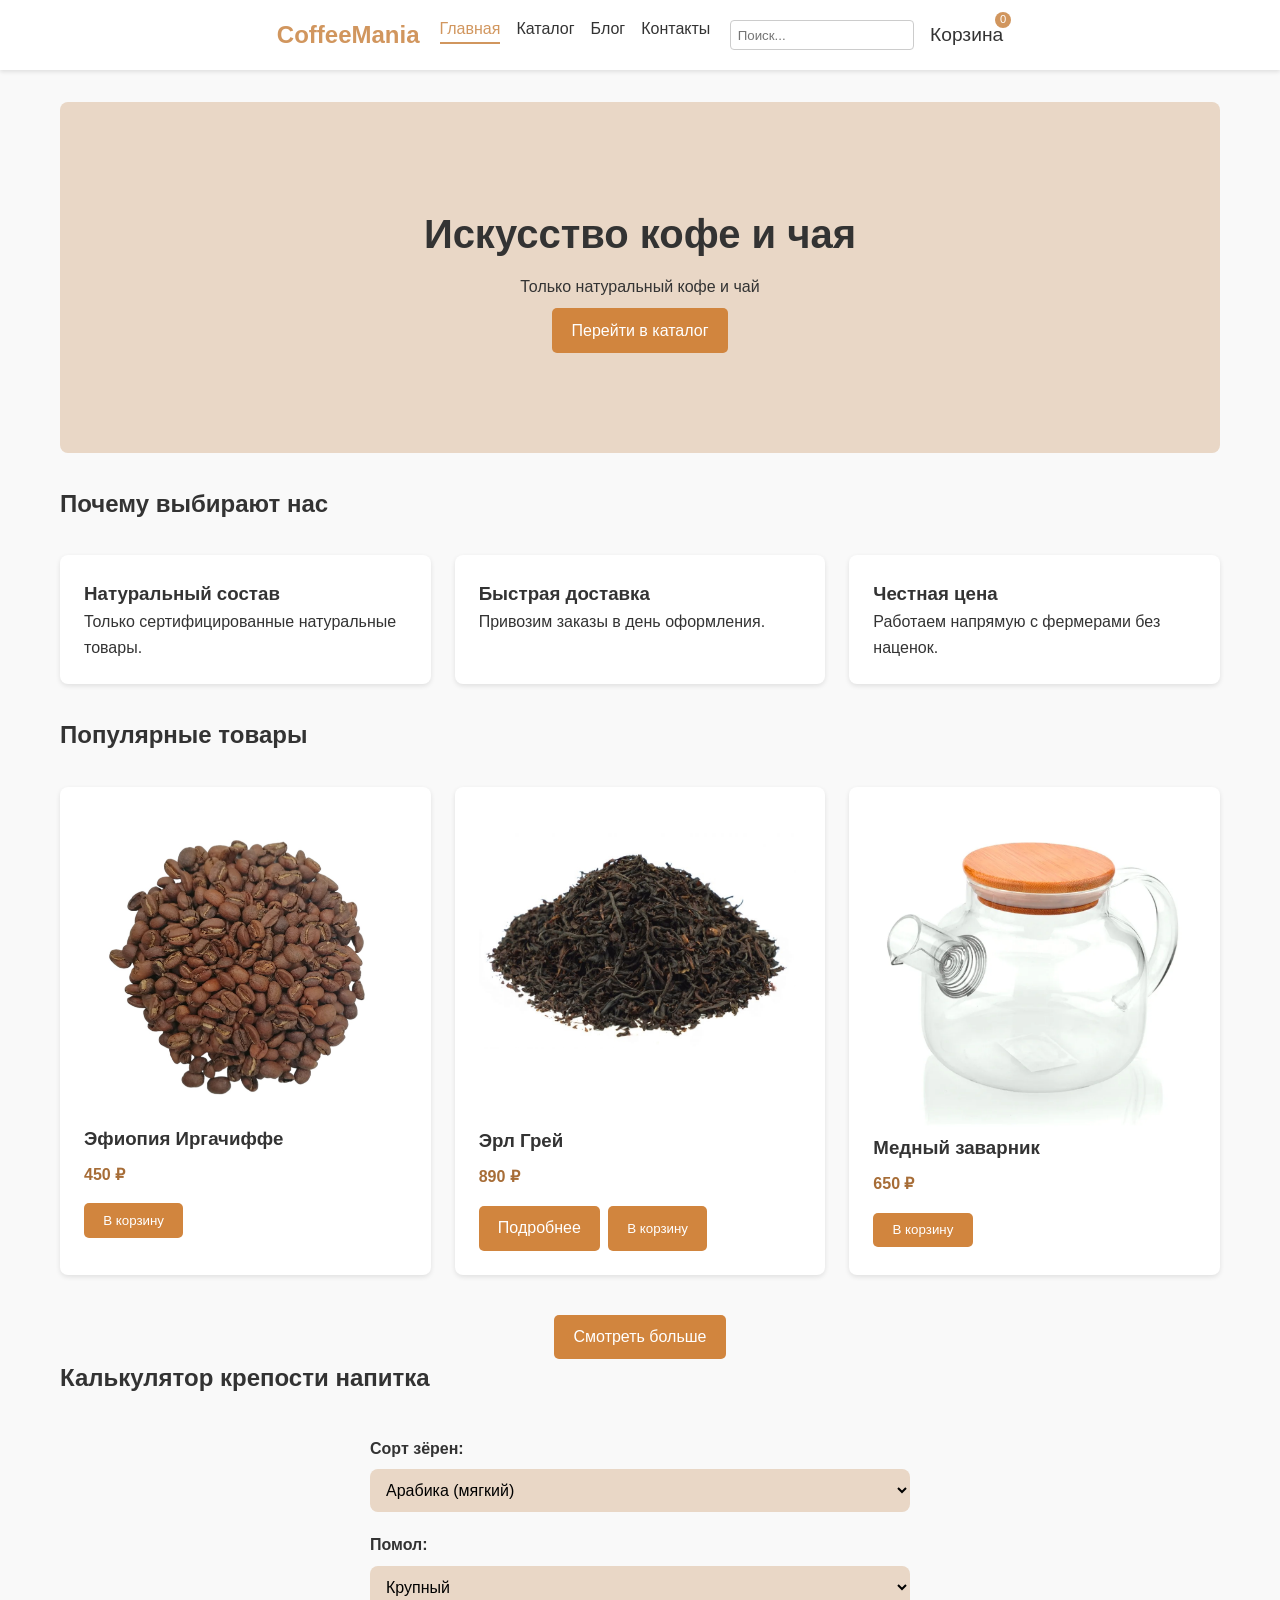
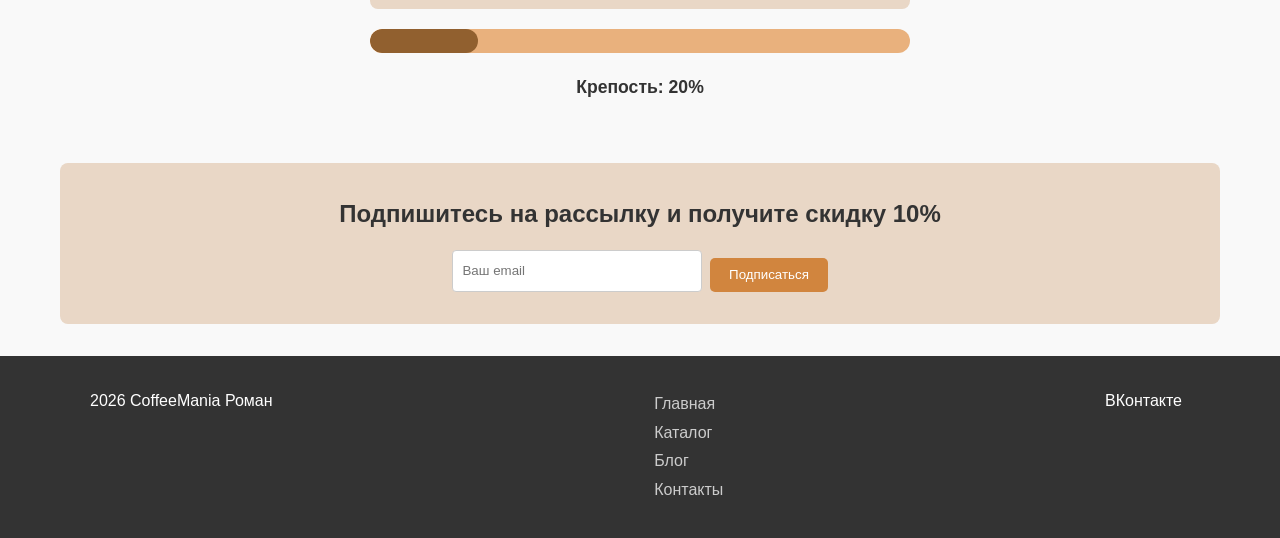
<file: index.html>
<!DOCTYPE html>
<html lang="ru">
<head>
    <meta charset="UTF-8">
    <meta name="viewport" content="width=device-width, initial-scale=1.0">
    <title> Главная CoffeeMania</title>
    <link rel="stylesheet" href="style.css">
</head>
<body>
    <header class="header">
        <div class="container_1">
        <a href="index.html" class="logo">CoffeeMania</a>
        <nav class="nav">
            <button class="burger" aria-label="Меню">☰</button>
            <ul class="nav-list">
                <li><a href="index.html" class="nav-link active">Главная</a></li>
                <li><a href="catalog.html" class="nav-link">Каталог</a></li>
                <li><a href="blog.html" class="nav-link">Блог</a></li>
                <li><a href="contacts.html" class="nav-link">Контакты</a></li>
            </ul>
        </nav>
        <div class="header-extra">
            <input type="search" placeholder="Поиск..." class="search">
            <a href="#" class="cart">Корзина <span class="cart-count">0</span></a>
        </div>
        </div>
    </header>


    <main>
    <div class="container">
        <section class="hero">
            <h1>Искусство кофе и чая</h1>
            <p>Только натуральный кофе и чай</p>
            <a href="catalog.html" class="btn">Перейти в каталог</a>
        </section>

        <section>
            <h2>Почему выбирают нас</h2>
            <div class="grid-cards">
                <div class="benefit-card"><h3>Натуральный состав</h3><p>Только сертифицированные натуральные товары.</p></div>
                <div class="benefit-card"><h3>Быстрая доставка</h3><p>Привозим заказы в день оформления.</p></div>
                <div class="benefit-card"><h3>Честная цена</h3><p>Работаем напрямую с фермерами без наценок.</p></div>
            </div>
        </section>

        <section>
            <h2>Популярные товары</h2>
            <div class="grid-cards">
                <article class="card">
                    <img src="./img/Эфиопия Иргачиффе.jpg" alt="Эрл Грей">
                    <h3>Эфиопия Иргачиффе</h3>
                    <p class="price">450 ₽</p>
                    <div class="card-actions">
                        
                        <button class="btn add-to-cart BIG" data-product="Чай Эрл Грей" data-price="450">В корзину</button>
                    </div>
                </article>
                <article class="card">
                    <img src="./img/Эрл Грей.jpg" alt="Кофе Арабика">
                    <h3>Эрл Грей</h3>
                    <p class="price">890 ₽</p>
                    <div class="card-actions">
                        <a href="product.html" class="btn ">Подробнее</a>
                        <button class="btn add-to-cart" data-product="Кофе Арабика" data-price="890">В корзину</button>
                    </div>
                </article>
                <article class="card">
                    <img src="./img/Заварник 600мл.jpg" alt="Заварник">
                    <h3>Медный заварник</h3>
                    <p class="price">650 ₽</p>
                    <div class="card-actions">

                        <button class="btn add-to-cart BIG" data-product="Бамбуковая кружка" data-price="650">В корзину</button>
                    </div>
                </article>
            </div>
            <div class="text-center mt-1">
                <a href="catalog.html" class="btn">Смотреть больше</a>
            </div>
        </section>

        <section id="calculator" class="section">
            <h2>Калькулятор крепости напитка</h2>
            <div class="calc-container">
                <div class="calc-row">
                    <label for="beanType">Сорт зёрен:</label>
                    <select id="beanType">
                        <option value="30">Арабика (мягкий)</option>
                        <option value="50">Робуста (крепкий)</option>
                        <option value="40">Смесь 50/50</option>
                    </select>
                </div>
                <div class="calc-row">
                    <label for="grindSize">Помол:</label>
                    <select id="grindSize">
                        <option value="-10">Крупный</option>
                        <option value="0">Средний</option>
                        <option value="10">Мелкий</option>
                        <option value="20">В пыль</option>
                    </select>
                </div>
                <div class="strength-meter">
                    <div id="strengthBar"></div>
                </div>
                <p id="strengthText">Крепость: 30%</p>
            </div>
        </section>
        
        <section class="newsletter-section">
            <h2>Подпишитесь на рассылку и получите скидку 10%</h2>
            <form class="newsletter-form">
                <input type="email" placeholder="Ваш email" class="newsletter-input" required>
                <button type="submit" class="btn">Подписаться</button>
            </form>
        </section>
    </div>
    </main>

    <footer class="footer">
        <div class="container_footer_grid">
            <div class="footer-info"><span class="current-year"></span> CoffeeMania Роман</div>
            <div class="footer-links">
                <a href="index.html">Главная</a>
                <a href="catalog.html">Каталог</a>
                <a href="blog.html">Блог</a>
                <a href="contacts.html">Контакты</a>
            </div>
            <div class="socials">
                <a href="#">ВКонтакте</a>
            </div>
        </div>
    </footer>

    <!-- Окно корзины -->
    <div class="modal-overlay cart-modal">
        <div class="modal">
            <div class="modal-header">
                <h3 class="modal-title">Корзина</h3>
                <button class="modal-close" aria-label="Закрыть">×</button>
            </div>
            <div class="modal-body">
                <div class="cart-items">
                    <div class="cart-empty">Корзина пуста</div>
                </div>
                <div class="cart-total">
                    <span>Итого:</span>
                    <span class="cart-total-price">0 ₽</span>
                </div>
            </div>
            <div class="modal-footer">
                <button class="btn checkout-btn" style="width: 100%;">Оформить заказ</button>
            </div>
        </div>
    </div>

    <!-- Модальное окно уведомления -->
    <div class="modal-overlay notification-modal">
        <div class="modal">
            <div class="modal-body">
                <h3 class="modal-title" style="margin-bottom: 1rem;">Уведомление</h3>
                <p class="notification-message">Спасибо за заказ! Мы свяжемся с вами в течение 10 минут.</p>
                <button class="btn modal-close-notification">Закрыть</button>
            </div>
        </div>
    </div>

    <script src="script.js"></script>
</body>
</html>
</file>
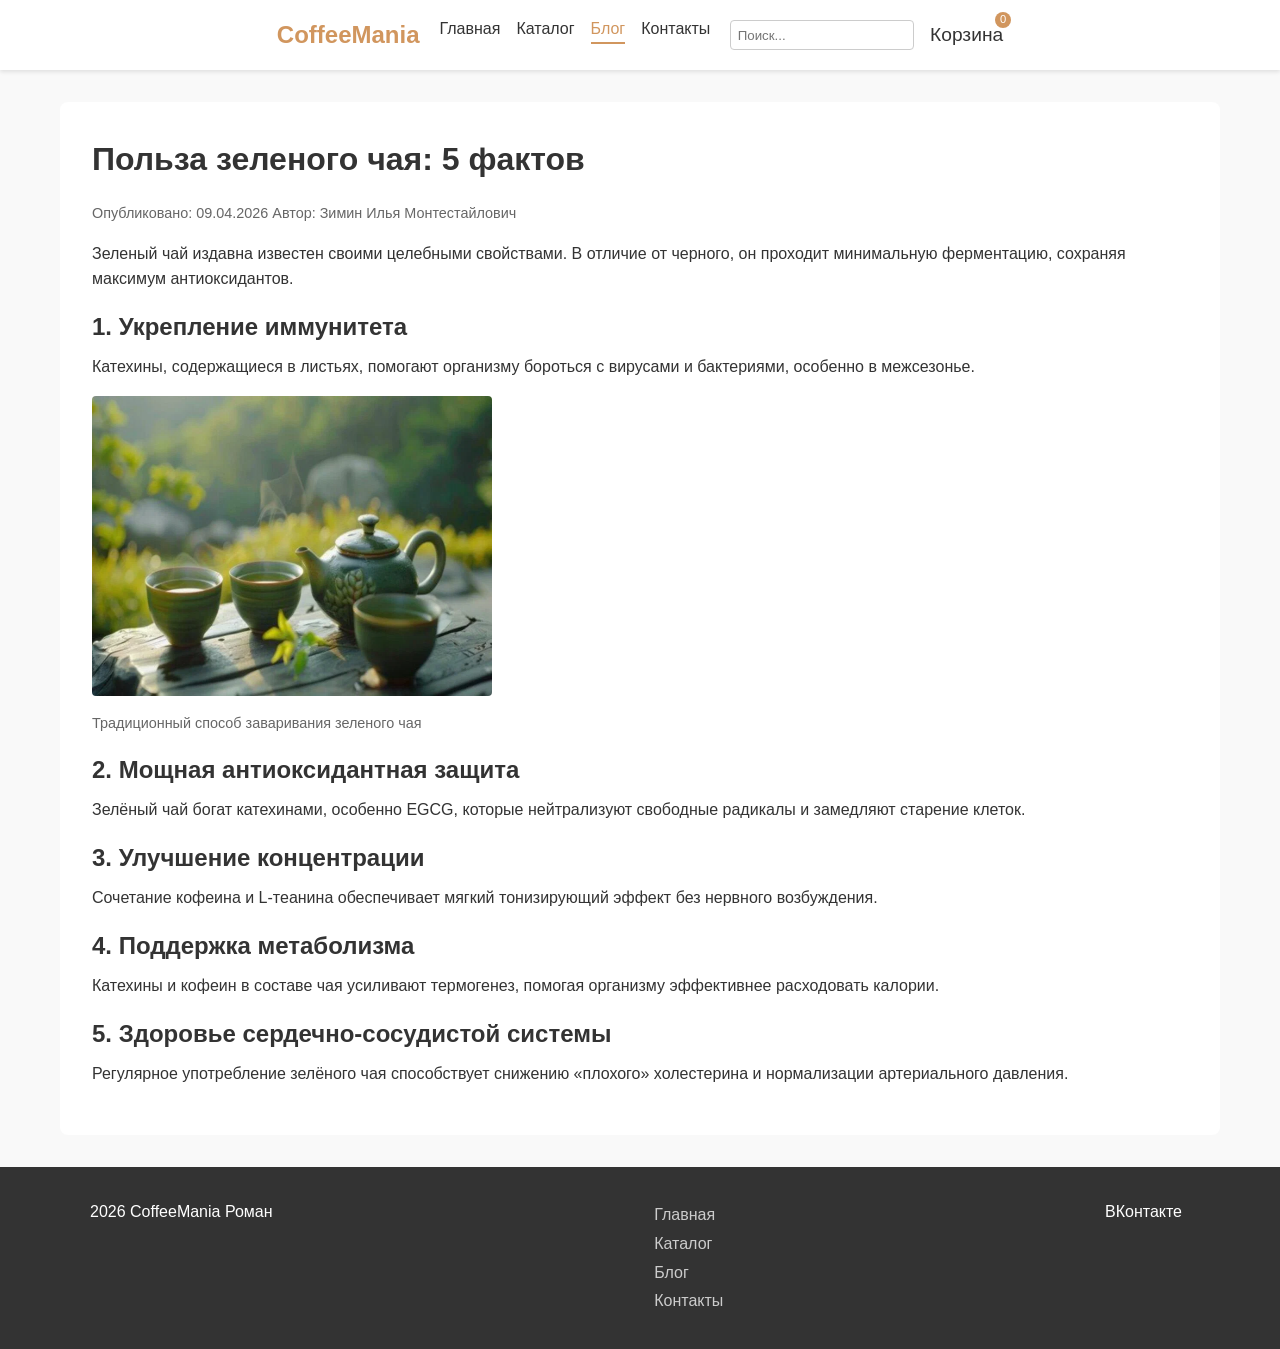
<file: articl.html>
<!DOCTYPE html>
<html lang="ru">
<head>
    <meta charset="UTF-8">
    <meta name="viewport" content="width=device-width, initial-scale=1.0">
    <title>Статья CoffeeMania</title>
    <link rel="stylesheet" href="style.css">
</head>
<body>
    <header class="header">
        <div class="container_1">
        <a href="index.html" class="logo">CoffeeMania</a>
        <nav class="nav">
            <button class="burger" aria-label="Меню">☰</button>
            <ul class="nav-list">
                <li><a href="index.html" class="nav-link">Главная</a></li>
                <li><a href="catalog.html" class="nav-link">Каталог</a></li>
                <li><a href="blog.html" class="nav-link active">Блог</a></li>
                <li><a href="contacts.html" class="nav-link">Контакты</a></li>
            </ul>
        </nav>
        <div class="header-extra">
            <input type="search" placeholder="Поиск..." class="search">
            <a href="#" class="cart">Корзина <span class="cart-count">0</span></a>
        </div>
        </div>
    </header>

    <main>
    <div class="container">
        <article class="article-content">
            <h1>Польза зеленого чая: 5 фактов</h1>
            <p class="blog-meta">Опубликовано: 09.04.2026 Автор: Зимин Илья Монтестайлович</p>
            
            <p>Зеленый чай издавна известен своими целебными свойствами. В отличие от черного, он проходит минимальную ферментацию, сохраняя максимум антиоксидантов.</p>
            
            <h2>1. Укрепление иммунитета</h2>
            <p>Катехины, содержащиеся в листьях, помогают организму бороться с вирусами и бактериями, особенно в межсезонье.</p>
            
            <img src="./img/зел чай article.jpg" alt="Чайная церемония" style="height: 300px; width: 400px;">
            <p style="color: #666; font-size: 0.9rem;">Традиционный способ заваривания зеленого чая</p>

            <h2>2. Мощная антиоксидантная защита</h2>
            <p>Зелёный чай богат катехинами, особенно EGCG, которые нейтрализуют свободные радикалы и замедляют старение клеток.</p>

            <h2>3. Улучшение концентрации</h2>
            <p>Сочетание кофеина и L-теанина обеспечивает мягкий тонизирующий эффект без нервного возбуждения.</p>

            <h2>4. Поддержка метаболизма</h2>
            <p>Катехины и кофеин в составе чая усиливают термогенез, помогая организму эффективнее расходовать калории.</p>

            <h2>5. Здоровье сердечно-сосудистой системы</h2>
            <p>Регулярное употребление зелёного чая способствует снижению «плохого» холестерина и нормализации артериального давления.</p>
        </article>

    </div>
    </main>

    <footer class="footer">
        <div class="container_footer_grid">
            <div class="footer-info"><span class="current-year"></span> CoffeeMania Роман</div>
            <div class="footer-links"><a href="index.html">Главная</a><a href="catalog.html">Каталог</a><a href="blog.html">Блог</a><a href="contacts.html">Контакты</a></div>
            <div class="socials"><a href="#">ВКонтакте</a></div>
        </div>
    </footer>

    <!-- Модальное окно корзины -->
    <div class="modal-overlay cart-modal">
        <div class="modal">
            <div class="modal-header">
                <h3 class="modal-title">Корзина</h3>
                <button class="modal-close" aria-label="Закрыть">×</button>
            </div>
            <div class="modal-body">
                <div class="cart-items">
                    <div class="cart-empty">Корзина пуста</div>
                </div>
                <div class="cart-total">
                    <span>Итого:</span>
                    <span class="cart-total-price">0 ₽</span>
                </div>
            </div>
            <div class="modal-footer">
                <button class="btn checkout-btn" style="width: 100%;">Оформить заказ</button>
            </div>
        </div>
    </div>

    <!-- Модальное окно уведомления -->
    <div class="modal-overlay notification-modal">
        <div class="modal">
            <div class="modal-body">
                <h3 class="modal-title" style="margin-bottom: 1rem;">Уведомление</h3>
                <p class="notification-message">Спасибо за заказ! Мы свяжемся с вами в течение 10 минут.</p>
                <button class="btn modal-close-notification">Закрыть</button>
            </div>
        </div>
    </div>

    <script src="script.js"></script>
</body>
</html>
</file>
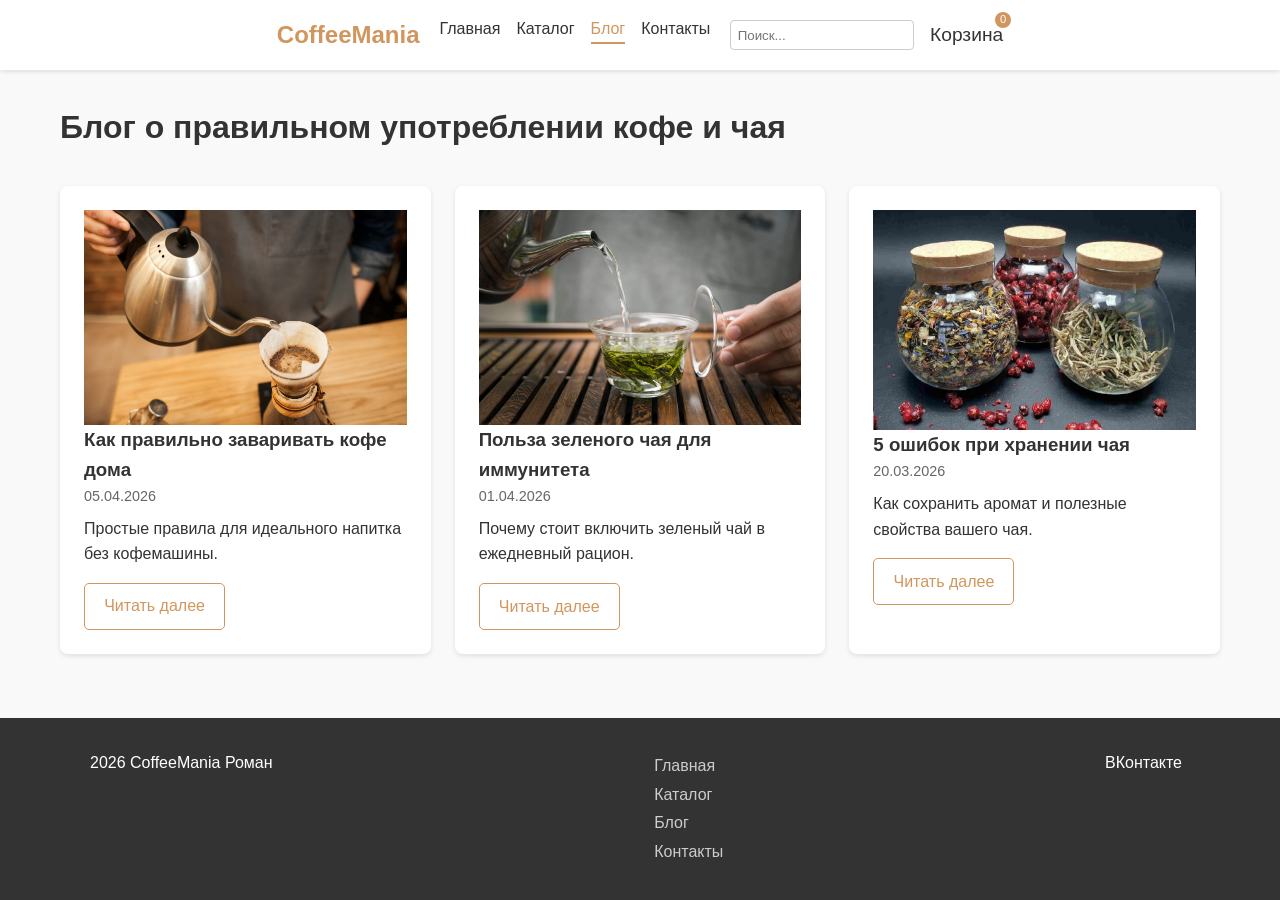
<file: blog.html>
<!DOCTYPE html>
<html lang="ru">
<head>
    <meta charset="UTF-8">
    <meta name="viewport" content="width=device-width, initial-scale=1.0">
    <title>Блог CoffeeMania</title>
    <link rel="stylesheet" href="style.css">
</head>
<body>
    <header class="header">
        <div class="container_1">
        <a href="index.html" class="logo">CoffeeMania</a>
        <nav class="nav">
            <button class="burger" aria-label="Меню">☰</button>
            <ul class="nav-list">
                <li><a href="index.html" class="nav-link">Главная</a></li>
                <li><a href="catalog.html" class="nav-link">Каталог</a></li>
                <li><a href="blog.html" class="nav-link active">Блог</a></li>
                <li><a href="contacts.html" class="nav-link">Контакты</a></li>
            </ul>
        </nav>
        <div class="header-extra">
            <input type="search" placeholder="Поиск..." class="search">
            <a href="#" class="cart">Корзина <span class="cart-count">0</span></a>
        </div>
        </div>
    </header>

    <main>
    <div class="container">
        <h1>Блог о правильном употреблении кофе и чая</h1>
        <div class="blog-grid">
            <article class="card">
                <img src="./img/Заварка кофе.jpg" alt="Статья">
                <h3>Как правильно заваривать кофе дома</h3>
                <p class="blog-meta">05.04.2026</p>
                <p>Простые правила для идеального напитка без кофемашины.</p>
                <a href="article.html" class="btn btn-outline mt-1">Читать далее</a>
            </article>
            <article class="card">
                <img src="./img/Заварка зел чая.jpg" alt="Статья">
                <h3>Польза зеленого чая для иммунитета</h3>
                <p class="blog-meta">01.04.2026</p>
                <p>Почему стоит включить зеленый чай в ежедневный рацион.</p>
                <a href="./articl.html" class="btn btn-outline mt-1">Читать далее</a>
            </article>
            <article class="card">
                <img src="./img/Хранение чая.jpg" alt="Статья">
                <h3>5 ошибок при хранении чая</h3>
                <p class="blog-meta">20.03.2026</p>
                <p>Как сохранить аромат и полезные свойства вашего чая.</p>
                <a href="article.html" class="btn btn-outline mt-1">Читать далее</a>
            </article>
        </div>
    </div>
    </main>

    <footer class="footer">
        <div class="container_footer_grid">
            <div class="footer-info"><span class="current-year"></span> CoffeeMania Роман</div>
            <div class="footer-links"><a href="index.html">Главная</a><a href="catalog.html">Каталог</a><a href="blog.html">Блог</a><a href="contacts.html">Контакты</a></div>
            <div class="socials"><a href="#">ВКонтакте</a></div>
        </div>
    </footer>

    <!-- Модальное окно корзины -->
    <div class="modal-overlay cart-modal">
        <div class="modal">
            <div class="modal-header">
                <h3 class="modal-title">Корзина</h3>
                <button class="modal-close" aria-label="Закрыть">×</button>
            </div>
            <div class="modal-body">
                <div class="cart-items">
                    <div class="cart-empty">Корзина пуста</div>
                </div>
                <div class="cart-total">
                    <span>Итого:</span>
                    <span class="cart-total-price">0 ₽</span>
                </div>
            </div>
            <div class="modal-footer">
                <button class="btn checkout-btn" style="width: 100%;">Оформить заказ</button>
            </div>
        </div>
    </div>

    <!-- Модальное окно уведомления -->
    <div class="modal-overlay notification-modal">
        <div class="modal">
            <div class="modal-body">
                <h3 class="modal-title" style="margin-bottom: 1rem;">Уведомление</h3>
                <p class="notification-message">Спасибо за заказ! Мы свяжемся с вами в течение 10 минут.</p>
                <button class="btn modal-close-notification">Закрыть</button>
            </div>
        </div>
    </div>

    <script src="script.js"></script>
</body>
</html>
</file>
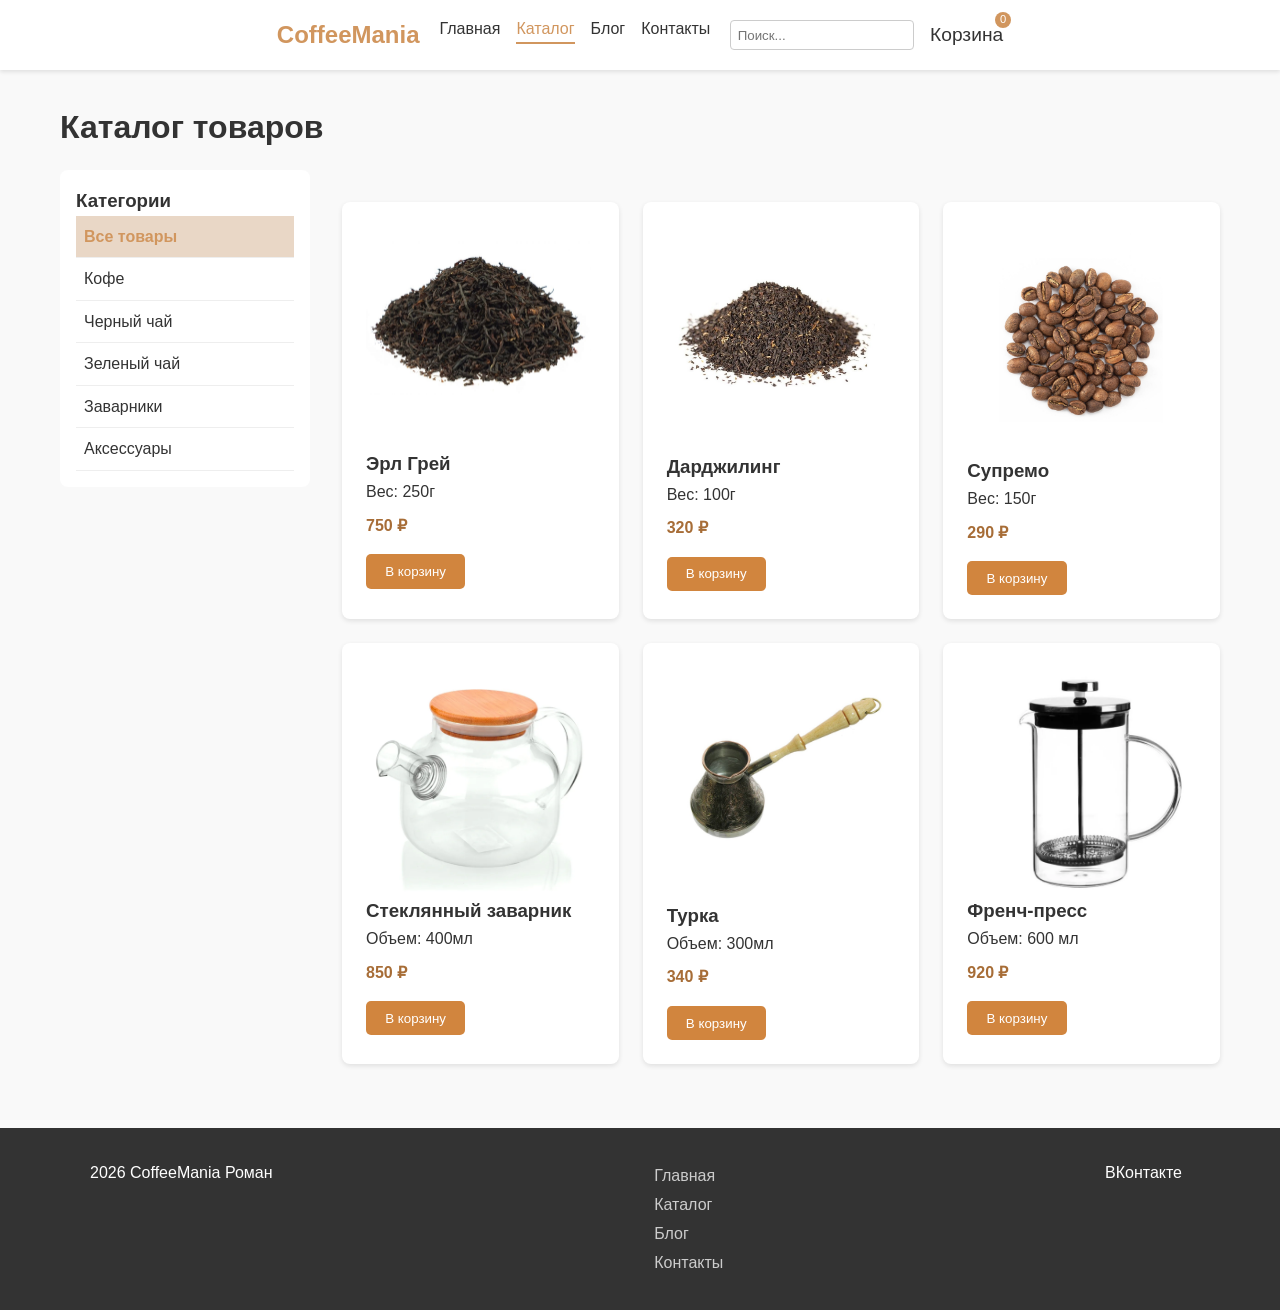
<file: catalog.html>
<!DOCTYPE html>
<html lang="ru">
<head>
    <meta charset="UTF-8">
    <meta name="viewport" content="width=device-width, initial-scale=1.0">
    <title>Каталог CoffeeMania</title>
    <link rel="stylesheet" href="style.css">
</head>
<body>
    <header class="header">
        <div class="container_1">
        <a href="index.html" class="logo">CoffeeMania</a>
        <nav class="nav">
            <button class="burger" aria-label="Меню">☰</button>
            <ul class="nav-list">
                <li><a href="index.html" class="nav-link">Главная</a></li>
                <li><a href="catalog.html" class="nav-link active">Каталог</a></li>
                <li><a href="blog.html" class="nav-link">Блог</a></li>
                <li><a href="contacts.html" class="nav-link">Контакты</a></li>
            </ul>
        </nav>
        <div class="header-extra">
            <input type="search" placeholder="Поиск..." class="search">
            <a href="#" class="cart">Корзина <span class="cart-count">0</span></a>
        </div>
        </div>
    </header>

    <main>
    <div class="container">

        <h1>Каталог товаров</h1>
        <div class="catalog-layout">
            <aside class="aside">
                <h3>Категории</h3>
                <a href="#" data-filter="all" class="active">Все товары</a>
                <a href="#" data-filter="coffee">Кофе</a>
                <a href="#" data-filter="black-tea">Черный чай</a>
                <a href="#" data-filter="green-tea">Зеленый чай</a>
                <a href="#" data-filter="teaware">Заварники</a>
                <a href="#" data-filter="accessories">Аксессуары</a>
            </aside>
            <section class="catalog-grid">
                <article class="card" data-name="Эрл Грей" data-category="green-tea" >
                    <img src="./img/Эрл Грей.jpg" alt="Кофе">
                    <h3>Эрл Грей</h3>
                    <p>Вес: 250г</p>
                    <p class="price">750 ₽</p>
                    <button class="btn add-to-cart" data-product="Эрл Грей" data-price="750">В корзину</button>
                </article>
                <article class="card" data-name="Дарджилинг" data-category="black-tea">
                    <img src="./img/Дарджилинг.jpg" alt="Дарджилинг">
                    <h3>Дарджилинг</h3>
                    <p>Вес: 100г</p>
                    <p class="price">320 ₽</p>
                    <button class="btn add-to-cart" data-product="Дарджилинг" data-price="320">В корзину</button>
                </article>
                <article class="card" data-name="Супремо" data-category="coffee">
                    <img src="./img/Супремо.jpg" alt="Супремо">
                    <h3>Супремо</h3>
                    <p>Вес: 150г</p>
                    <p class="price">290 ₽</p>
                    <button class="btn add-to-cart" data-product="Супремо" data-price="290">В корзину</button>
                </article>
                <article class="card" data-name="Стеклянный заварник" data-category="teaware">
                    <img src="./img/Заварник 600мл.jpg" alt="Стеклянный заварник">
                    <h3>Стеклянный заварник</h3>
                    <p>Объем: 400мл</p>
                    <p class="price">850 ₽</p>
                    <button class="btn add-to-cart" data-product="Стеклянный заварник" data-price="850">В корзину</button>
                </article>
                <article class="card" data-name="Турка" data-category="accessories">
                    <img src="./img/Турка.jpg" alt="Турка">
                    <h3>Турка</h3>
                    <p>Объем: 300мл</p>
                    <p class="price">340 ₽</p>
                    <button class="btn add-to-cart" data-product="Турка" data-price="340">В корзину</button>
                </article>
                <article class="card" data-name="Френч-пресс" data-category="teaware">
                    <img src="./img/Френч-пресс.jpg" alt="Френч-пресс">
                    <h3>Френч-пресс</h3>
                    <p> Объем: 600 мл</p>
                    <p class="price">920 ₽</p>
                    <button class="btn add-to-cart" data-product="Френч-пресс" data-price="920">В корзину</button>
                </article>
            </section>
        </div>

        <div id="brewingTips" class="brewing-tips hidden">
            <h3>Рекомендации по завариванию и использованию</h3>
            <p id="tipsText">Выберите товар, чтобы увидеть советы по приготовлению.</p>
        </div>


    </div>
    </main>

    <footer class="footer">
        <div class="container_footer_grid">
            <div class="footer-info"><span class="current-year"></span> CoffeeMania Роман</div>
            <div class="footer-links">
                <a href="index.html">Главная</a><a href="catalog.html">Каталог</a><a href="blog.html">Блог</a><a href="contacts.html">Контакты</a>
            </div>
            <div class="socials"><a href="#">ВКонтакте</a></div>
        </div>
    </footer>

    <!-- Модальное окно корзины -->
    <div class="modal-overlay cart-modal">
        <div class="modal">
            <div class="modal-header">
                <h3 class="modal-title">Корзина</h3>
                <button class="modal-close" aria-label="Закрыть">×</button>
            </div>
            <div class="modal-body">
                <div class="cart-items">
                    <div class="cart-empty">Корзина пуста</div>
                </div>
                <div class="cart-total">
                    <span>Итого:</span>
                    <span class="cart-total-price">0 ₽</span>
                </div>
            </div>
            <div class="modal-footer">
                <button class="btn checkout-btn" style="width: 100%;">Оформить заказ</button>
            </div>
        </div>
    </div>

    <!-- Модальное окно уведомления -->
    <div class="modal-overlay notification-modal">
        <div class="modal">
            <div class="modal-body">
                <h3 class="modal-title" style="margin-bottom: 1rem;">Уведомление</h3>
                <p class="notification-message">Спасибо за заказ! Мы свяжемся с вами в течение 10 минут.</p>
                <button class="btn modal-close-notification">Закрыть</button>
            </div>
        </div>
    </div>

    <script src="script.js"></script>
</body>
</html>
</file>
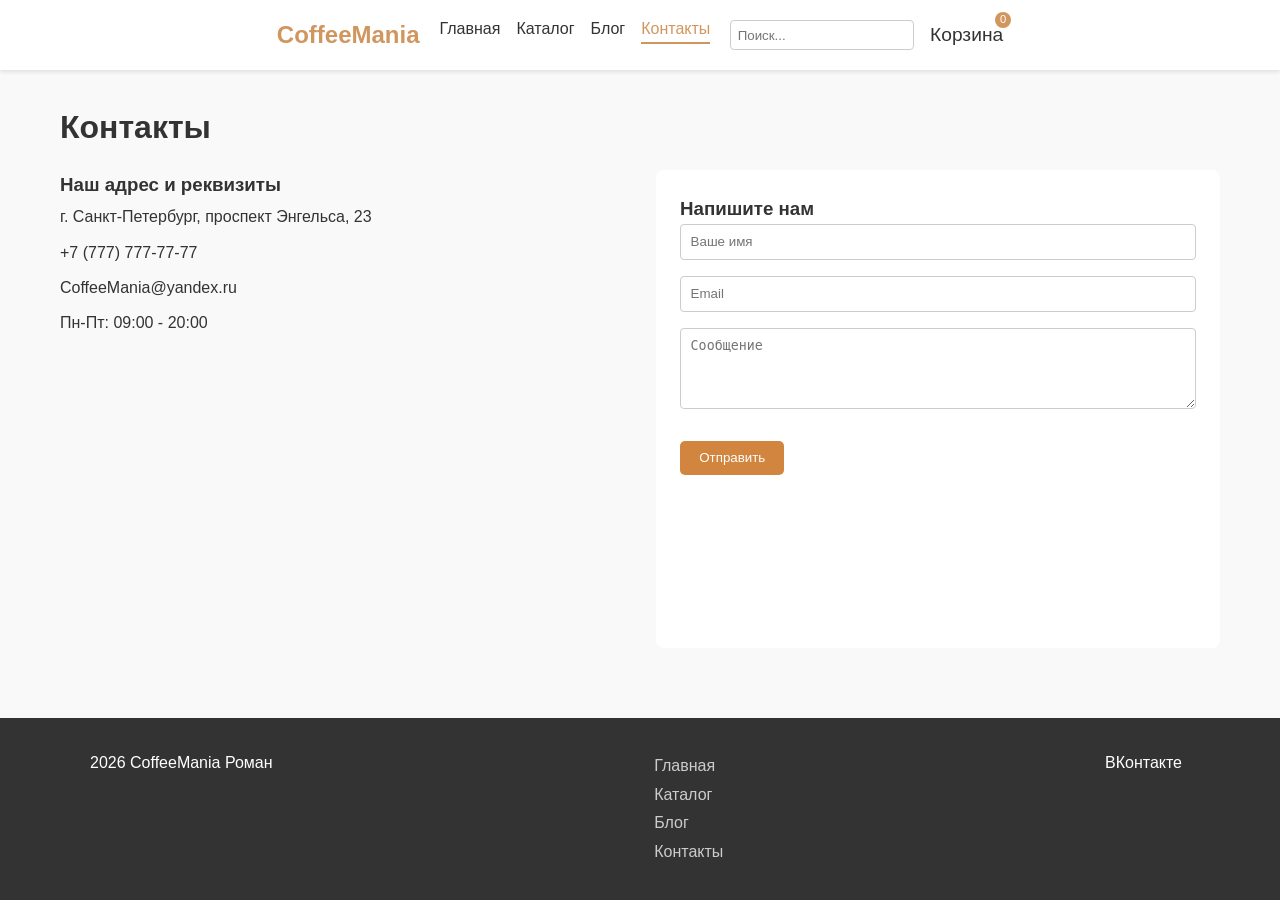
<file: contacts.html>
<!DOCTYPE html>
<html lang="ru">
<head>
    <meta charset="UTF-8">
    <meta name="viewport" content="width=device-width, initial-scale=1.0">
    <title>Контакты CoffeeMania</title>
    <link rel="stylesheet" href="style.css">
</head>
<body>
    <header class="header">
        <div class="container_1">
        <a href="index.html" class="logo">CoffeeMania</a>
        <nav class="nav">
            <button class="burger" aria-label="Меню">☰</button>
            <ul class="nav-list">
                <li><a href="index.html" class="nav-link">Главная</a></li>
                <li><a href="catalog.html" class="nav-link">Каталог</a></li>
                <li><a href="blog.html" class="nav-link">Блог</a></li>
                <li><a href="contacts.html" class="nav-link active">Контакты</a></li>
            </ul>
        </nav>
        <div class="header-extra">
            <input type="search" placeholder="Поиск..." class="search">
            <a href="#" class="cart">Корзина <span class="cart-count">0</span></a>
        </div>
        </div>
    </header>

    <main>
    <div class="container">
        <h1>Контакты</h1>
        <div class="contacts-grid">
            <div>
                <h3>Наш адрес и реквизиты</h3>
                <ul class="contact-list">
                    <li>г. Санкт-Петербург, проспект Энгельса, 23</li>
                    <li>+7 (777) 777-77-77</li>
                    <li>CoffeeMania@yandex.ru</li>
                    <li>Пн-Пт: 09:00 - 20:00</li>
                </ul>
                <iframe src="https://yandex.ru/map-widget/v1/?um=constructor%3Ac8f03c6f3be0fbb2b5fe9626cc52eee0095e58bc01c50665d1c380fb50b62fb7&amp;source=constructor" width="320" height="300" frameborder="0" allowfullscreen="" loading="lazy"></iframe> 
            </div>
            <div class="contact-form">
                <h3>Напишите нам</h3>
                <form id="contactForm">
                    <div class="form-group">
                        <input type="text" placeholder="Ваше имя" required>
                    </div>
                    <div class="form-group">
                        <input type="email" placeholder="Email" required>
                    </div>
                    <div class="form-group">
                        <textarea rows="4" placeholder="Сообщение" required></textarea>
                    </div>
                    <button type="submit" class="btn">Отправить</button>
                </form>
            </div>
        </div>
    </div>
    </main>

    <footer class="footer">
        <div class="container_footer_grid">
            <div class="footer-info"><span class="current-year"></span> CoffeeMania Роман</div>
            <div class="footer-links"><a href="index.html">Главная</a><a href="catalog.html">Каталог</a><a href="blog.html">Блог</a><a href="contacts.html">Контакты</a></div>
            <div class="socials"><a href="#">ВКонтакте</a></div>
        </div>
    </footer>

    <!-- Модальное окно корзины -->
    <div class="modal-overlay cart-modal">
        <div class="modal">
            <div class="modal-header">
                <h3 class="modal-title">Корзина</h3>
                <button class="modal-close" aria-label="Закрыть">×</button>
            </div>
            <div class="modal-body">
                <div class="cart-items">
                    <div class="cart-empty">Корзина пуста</div>
                </div>
                <div class="cart-total">
                    <span>Итого:</span>
                    <span class="cart-total-price">0 ₽</span>
                </div>
            </div>
            <div class="modal-footer">
                <button class="btn checkout-btn" style="width: 100%;">Оформить заказ</button>
            </div>
        </div>
    </div>

    <!-- Модальное окно уведомления -->
    <div class="modal-overlay notification-modal">
        <div class="modal">
            <div class="modal-body">
                <h3 class="modal-title" style="margin-bottom: 1rem;">Уведомление</h3>
                <p class="notification-message">Спасибо за заказ! Мы свяжемся с вами в течение 10 минут.</p>
                <button class="btn modal-close-notification">Закрыть</button>
            </div>
        </div>
    </div>

    <script src="script.js"></script>
</body>
</html>
</file>
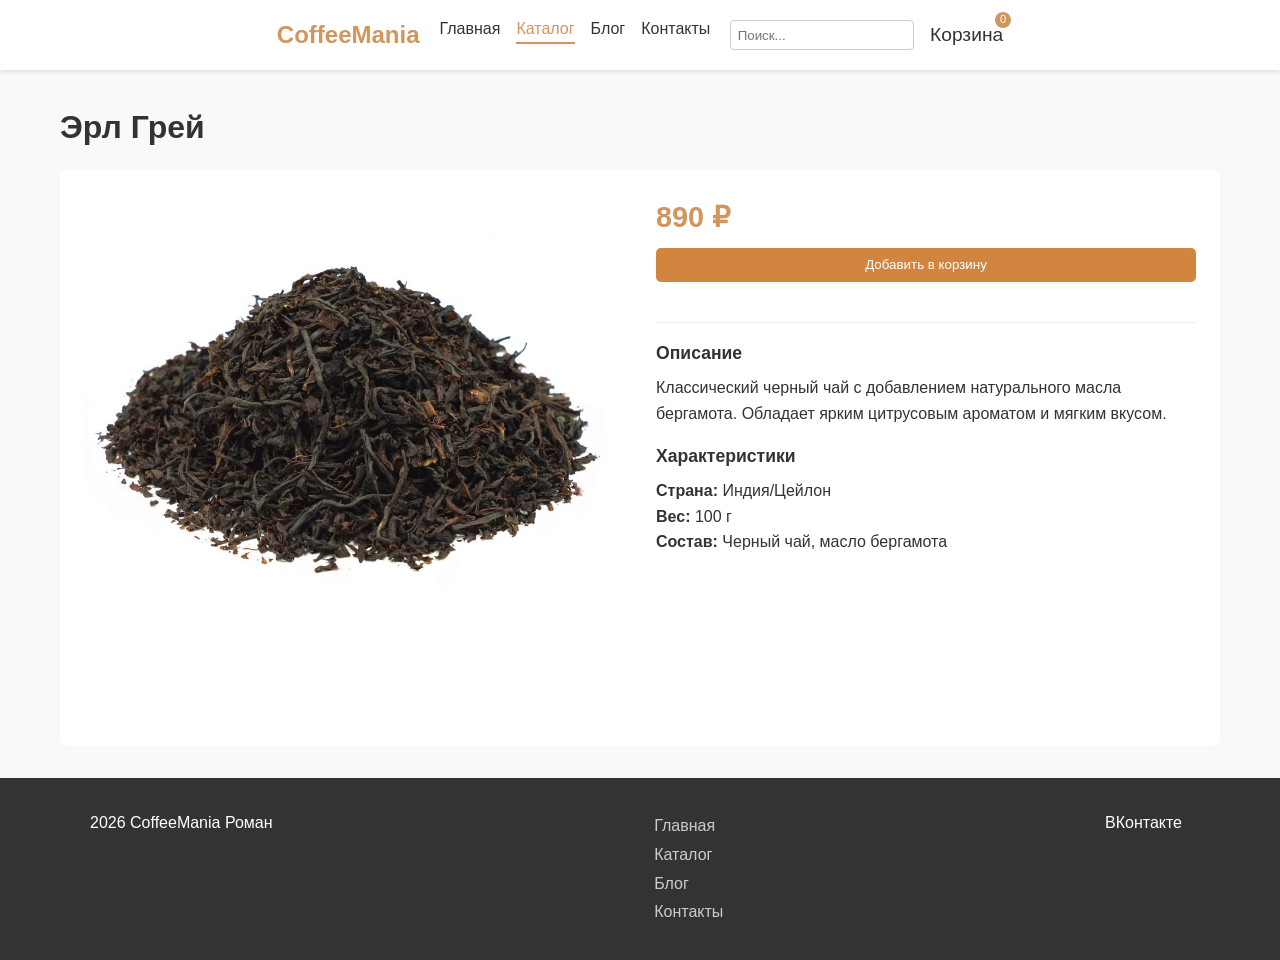
<file: product.html>
<!DOCTYPE html>
<html lang="ru">
<head>
    <meta charset="UTF-8">
    <meta name="viewport" content="width=device-width, initial-scale=1.0">
    <title>Эрл Грей CoffeeMania</title>
    <link rel="stylesheet" href="style.css">
</head>
<body>
    <header class="header">
        <div class="container_1">
        <a href="index.html" class="logo">CoffeeMania</a>
        <nav class="nav">
            <button class="burger" aria-label="Меню">☰</button>
            <ul class="nav-list">
                <li><a href="index.html" class="nav-link">Главная</a></li>
                <li><a href="catalog.html" class="nav-link active">Каталог</a></li>
                <li><a href="blog.html" class="nav-link">Блог</a></li>
                <li><a href="contacts.html" class="nav-link">Контакты</a></li>
            </ul>
        </nav>
        <div class="header-extra">
            <input type="search" placeholder="Поиск..." class="search">
            <a href="#" class="cart">Корзина <span class="cart-count">0</span></a>
        </div>
        </div>
    </header>

    <main>
    <div class="container">
        <h1>Эрл Грей</h1>
        <div class="product-details">
            <!-- Левая часть: Изображение -->
            <img src="./img/Эрл Грей.jpg" alt="Эрл Грей">
            
            <!-- Правая часть: Цена, Кнопка и Объединенная информация -->
            <div class="product-right-col">
                <p class="product-price-lg">890 ₽</p>
                <button class="btn add-to-cart" data-product="Эрл Грей" data-price="450" style="width: 100%; margin-bottom: 1.5rem;">Добавить в корзину</button>
                
                <!-- Объединенный блок: Описание + Характеристики (без табов) -->
                <div class="product-combined-info">
                    <h3>Описание</h3>
                    <p>Классический черный чай с добавлением натурального масла бергамота. Обладает ярким цитрусовым ароматом и мягким вкусом.</p>
                    
                    <h3 style="margin-top: 1rem;">Характеристики</h3>
                    <ul>
                        <li><strong>Страна:</strong> Индия/Цейлон</li>
                        <li><strong>Вес:</strong> 100 г</li>
                        <li><strong>Состав:</strong> Черный чай, масло бергамота</li>
                    </ul>
                </div>
            </div>
        </div>
    </div>
    </main>

    <footer class="footer">
        <div class="container_footer_grid">
            <div class="footer-info"><span class="current-year"></span> CoffeeMania Роман</div>
            <div class="footer-links"><a href="index.html">Главная</a><a href="catalog.html">Каталог</a><a href="blog.html">Блог</a><a href="contacts.html">Контакты</a></div>
            <div class="socials"><a href="#">ВКонтакте</a></div>
        </div>
    </footer>

    <!-- Модальное окно корзины -->
    <div class="modal-overlay cart-modal">
        <div class="modal">
            <div class="modal-header">
                <h3 class="modal-title">Корзина</h3>
                <button class="modal-close" aria-label="Закрыть">×</button>
            </div>
            <div class="modal-body">
                <div class="cart-items">
                    <div class="cart-empty">Корзина пуста</div>
                </div>
                <div class="cart-total">
                    <span>Итого:</span>
                    <span class="cart-total-price">0 ₽</span>
                </div>
            </div>
            <div class="modal-footer">
                <button class="btn checkout-btn" style="width: 100%;">Оформить заказ</button>
            </div>
        </div>
    </div>

    <!-- Модальное окно уведомления -->
    <div class="modal-overlay notification-modal">
        <div class="modal">
            <div class="modal-body">
                <h3 class="modal-title" style="margin-bottom: 1rem;">Уведомление</h3>
                <p class="notification-message">Спасибо за заказ! Мы свяжемся с вами в течение 10 минут.</p>
                <button class="btn modal-close-notification">Закрыть</button>
            </div>
        </div>
    </div>

    <script src="script.js"></script>
</body>
</html>
</file>
<file: style.css>
/*  Сброс и базовые стили  */
* {
    box-sizing: border-box;
    margin: 0;
    padding: 0;
}

body {
    font-family: Arial, Helvetica, sans-serif;
    line-height: 1.6;
    background-color: #f9f9f9;
    color: #333;
    display: flex;
    flex-direction: column;
    min-height: 100vh;
}

a {
    text-decoration: none;
    color: inherit;
}

ul {
    list-style: none;
}

img {
    max-width: 100%;
    height: auto;
    display: block;
}

main .container {
    max-width: 1200px;
    margin: 0 auto;
    padding: 0 20px;
}

h1 {
    margin-bottom: 1rem;
    font-size: 2rem;
}

h2 {
    margin-bottom: 0.5rem;
    font-size: 1.5rem;
}

/*  Шапка  */
.header {
    position: sticky;
    top: 0;
    z-index: 10;
    display: flex;
    align-items: center;
    justify-content: space-between;
    padding: 1rem 2rem;
    background: #fff;
    box-shadow: 0 2px 4px rgba(0, 0, 0, 0.1);
    width: 100%;
}

.container_1 {
    max-width: 1400px;
    margin: 0 auto;
    padding: 0 20px;
}
.header .container_1 {
    padding: 0 50px;
    display: flex;
    justify-content:space-between;
    align-self: center;
    gap: 20px; 
}

.logo {
    font-size: 1.5rem;
    font-weight: bold;
    color: #d1965e;
}

.nav-list {
    display: flex;
    gap: 1rem;
}

.nav-link {
    padding: 0.3rem 0;
    font-weight: 500;
}

.nav-link.active {
    color: #d1965e;
    border-bottom: 2px solid #d1965e;
}

.header-extra {
    display: flex;
    align-items: center;
    gap: 1rem;
}

.search {
    padding: 0.4rem;
    border: 1px solid #ccc;
    border-radius: 4px;
}

.cart {
    position: relative;
    font-size: 1.2rem;
    cursor: pointer;
}

.cart-count {
    position: absolute;
    top: -8px;
    right: -8px;
    background: #d1965e;
    color: #fff;
    font-size: 0.7rem;
    width: 16px;
    height: 16px;
    border-radius: 50%;
    display: flex;
    align-items: center;
    justify-content: center;
}

.burger {
    display: none;
    background: none;
    border: none;
    font-size: 1.5rem;
    cursor: pointer;
}

/*  Основной контент --- */
main {
    padding: 2rem 0;
    min-height: 70vh;
    flex: 1;
}

.hero {
    text-align: center;
    padding: 100px 1rem;
    background: #e9d7c6 ;
    margin-bottom: 2rem;
    border-radius: 8px;
}

.hero h1 {
    font-size: 2.5rem;
    margin-bottom: 0.5rem;
}

.btn {
    display: inline-block;
    padding: 0.6rem 1.2rem;
    margin-top: 0.5rem;
    background: #d1853e;
    color: #fff;
    border: none;
    border-radius: 5px;
    cursor: pointer;
    transition: 0.2s;
}



.btn .add-to-cart .BIG {
    height: 20px;
    margin: 30px;
}

.btn-outline {
    background: transparent;
    color: #d1965e;
    border: 1px solid #d1965e;
}

/* Сетки */
.grid-cards,
.catalog-grid,
.blog-grid {
    display: grid;
    gap: 1.5rem;
    margin: 2rem 0;
}

.catalog-grid,
.blog-grid {
    grid-template-columns: repeat(3, 1fr);
}

.grid-cards {
    grid-template-columns: repeat(auto-fit, minmax(280px, 1fr));
}

.card,
.benefit-card {
    background: #fff;
    padding: 1.5rem;
    border-radius: 8px;
    box-shadow: 0 2px 5px rgba(0, 0, 0, 0.1);
    transition: 0.2s;
    cursor: pointer;

    z-index: 1;
}


.price {
    font-weight: bold;
    color: #a76d37;
    margin: 0.5rem 0;
}

.card-actions {
    display: flex;
    gap: 0.5rem;
    flex-wrap: wrap;
}

.text-center {
    text-align: center;
}

.mt-1 {
    margin-top: 1rem;
}

/* Каталог с aside */
.catalog-layout {
    display: grid;
    grid-template-columns: 250px 1fr;
    gap: 2rem;
}

.aside {
    background: #fff;
    padding: 1rem;
    border-radius: 8px;
    height: fit-content;
}

.aside a {
    display: block;
    padding: 0.5rem;
    border-bottom: 1px solid #eee;
    cursor: pointer;
}


.aside a.active {
    background: #e9d7c6;
    color: #d1965e;
    font-weight: bold;
}

/* Табы */
.tabs {
    margin-top: 1rem;
}

/* Стили для объединенного блока товара */
.product-combined-info {
    margin-top: 1rem;
    padding-top: 1rem;
    border-top: 1px solid #eee;
}

.product-combined-info h3 {
    font-size: 1.1rem;
    margin-bottom: 0.5rem;
    color: #333;
}

.tab-btn {
    padding: 0.5rem 1rem;
    cursor: pointer;
    border: none;
    background: none;
    font-weight: bold;
}

.tab-btn.active {
    border-bottom: 2px solid #d1965e;
    color: #d1965e;
}

.tab-content {
    display: none;
}

.tab-content.active {
    display: block;
}

/* Калькулятор крепости */

.calc-container {
    background: var(--white);
    padding: 30px;
    border-radius: var(--radius);
    box-shadow: var(--shadow);
    max-width: 600px;
    margin: 0 auto;
}

.calc-row {
    margin-bottom: 20px;
    box-shadow: none;
}

.calc-row label {
    display: block;
    margin-bottom: 8px;
    font-weight: 600;
    box-shadow: none;
}

.calc-row select {
    width: 100%;
    padding: 12px;
    border: 1px solid var(--border);
    border-radius: 8px;
    background: #e9d7c6;
    font-family: inherit;
    font-size: 1rem;
    box-shadow: none;
}

.strength-meter {
    width: 100%;
    height: 24px;
    background: #e9b17d;
    border-radius: 12px;
    overflow: hidden;
    margin: 20px 0;
    position: relative;
}

#strengthBar {
    height: 100%;
    width: 30%;
    background: linear-gradient(90deg, #8B6B4A, #3E2723);
    border-radius: 12px;
    transition: width 0.4s ease, background 0.4s;
}

#strengthText {
    text-align: center;
    font-weight: 600;
    font-size: 1.1rem;
}

/* Блог & Статья */
.blog-meta {
    color: #666;
    font-size: 0.9rem;
    margin-bottom: 0.5rem;
}

.article-content {
    background: #fff;
    padding: 2rem;
    border-radius: 8px;
}

.article-content p {
    margin-bottom: 1rem;
}

.article-content img {
    margin: 1rem 0;
    border-radius: 4px;
}

.similar-articles {
    margin-top: 2rem;
    border-top: 1px solid #ccc;
    padding-top: 1rem;
}

/* Детали товара */
.product-details {
    display: grid;
    grid-template-columns: 1fr 1fr;
    gap: 2rem;
    background: #fff;
    padding: 1.5rem;
    border-radius: 8px;
}

.product-price-lg {
    font-size: 1.8rem;
    font-weight: bold;
    color: #d1965e;
}

/* Рассылка */
.newsletter-section {
    background: #e9d7c6;
    padding: 2rem;
    text-align: center;
    border-radius: 8px;
    margin-top: 2rem;
}

.newsletter-form {
    display: flex;
    gap: 0.5rem;
    justify-content: center;
    margin-top: 1rem;
}

.newsletter-input {
    padding: 0.6rem;
    width: 250px;
    border-radius: 4px;
    border: 1px solid #ccc;
}

/* Контакты */
.contacts-grid {
    display: grid;
    grid-template-columns: 1fr 1fr;
    gap: 2rem;
}

.contact-form {
    background: #fff;
    padding: 1.5rem;
    border-radius: 8px;
}

.form-group {
    margin-bottom: 1rem;
}

.form-group input,
.form-group textarea {
    width: 100%;
    padding: 0.6rem;
    border: 1px solid #ccc;
    border-radius: 4px;
}

.map-frame {
    width: 100%;
    height: 300px;
    border: 0;
    border-radius: 8px;
    margin-top: 1rem;
}

.contact-list li {
    padding: 0.3rem 0;
}

/* Подвал */


.container_footer_grid {
    max-width: 1200px;
    margin: 0 auto;
    padding: 0 15px;
}
.footer .container_footer_grid {
    padding: 0 50px;
    display: flex;
    justify-content:space-between;
    align-self: center;
    gap: 20px; 
}

.footer {
    background: #333;
    color: #fff;
    padding: 2rem 0;

}

.footer-grid {
    display: flex;
    flex-wrap: wrap;
    justify-content: space-between;
    gap: 1rem;
}

.footer-links a {
    display: block;
    color: #ccc;
    margin: 0.2rem 0;
}

.socials a {
    margin-right: 0.5rem;
}

/* Модальные окна  */
.modal-overlay {
    position: fixed;
    top: 0;
    left: 0;
    right: 0;
    bottom: 0;
    background: rgba(0, 0, 0, 0.5);
    display: none;
    align-items: center;
    justify-content: center;
    z-index: 1000;
    padding: 20px;
}

.modal-overlay.active {
    display: flex;
}

.modal {
    background: #fff;
    border-radius: 8px;
    max-width: 500px;
    width: 100%;
    max-height: 80vh;
    overflow-y: auto;
    position: relative;
    animation: modalSlideIn 0.3s ease;
}

@keyframes modalSlideIn {
    from {
        opacity: 0;
        transform: translateY(-20px);
    }
    to {
        opacity: 1;
        transform: translateY(0);
    }
}

.modal-header {
    display: flex;
    justify-content: space-between;
    align-items: center;
    padding: 1.5rem;
    border-bottom: 1px solid #eee;
}

.modal-title {
    font-size: 1.25rem;
    font-weight: bold;
}

.modal-close {
    background: none;
    border: none;
    font-size: 1.5rem;
    cursor: pointer;
    color: #666;
    padding: 0;
    width: 32px;
    height: 32px;
    display: flex;
    align-items: center;
    justify-content: center;
    border-radius: 4px;
    transition: 0.2s;
}



.modal-body {
    padding: 1.5rem;
}

.modal-footer {
    padding: 1.5rem;
    border-top: 1px solid #eee;
}

/* Корзина */
.cart-item {
    display: flex;
    justify-content: space-between;
    align-items: center;
    padding: 1rem 0;
    border-bottom: 1px solid #eee;
}

.cart-item:last-child {
    border-bottom: none;
}

.cart-item-name {
    font-weight: 500;
}

.cart-item-qty {
    background: #e8f5e9;
    color: #d1965e;
    padding: 0.25rem 0.75rem;
    border-radius: 20px;
    font-size: 0.875rem;
    font-weight: bold;
}

.cart-empty {
    text-align: center;
    color: #666;
    padding: 2rem 0;
}

.cart-total {
    margin-top: 1rem;
    padding-top: 1rem;
    border-top: 2px solid #eee;
    font-size: 1.125rem;
    font-weight: bold;
    display: flex;
    justify-content: space-between;
}

/* Уведомление */
.notification-modal .modal {
    background: #2d2d2d;
    color: #fff;
    text-align: center;
}

.notification-modal .modal-body {
    padding: 2rem;
}

.notification-message {
    font-size: 1.125rem;
    line-height: 1.6;
    margin-bottom: 1.5rem;
}

.notification-modal .btn {
    background: #fff;
    color: #2d2d2d;
    padding: 0.75rem 2rem;
    border: none;
    border-radius: 4px;
    cursor: pointer;
    font-size: 1rem;
    transition: 0.2s;
}



/* Базовые стили блока рекомендаций */
.brewing-tips {
    margin-top: 40px;
    background: #fff;
    padding: 24px;
    border-radius: 8px;
    box-shadow: 0 2px 5px rgba(0, 0, 0, 0.1);
    transition: all 0.3s ease, padding 0.3s ease, margin 0.3s ease;
    opacity: 1;
    max-height: 500px;
    overflow: hidden;
}

/* Состояние "скрыто" */
.brewing-tips.hidden {
    opacity: 0;
    max-height: 0;
    padding-top: 0;
    padding-bottom: 0;
    margin-top: 0;
    border-left: 0;
    pointer-events: none;
}


/* --- Адаптивность --- */
@media (max-width: 1023px) {
    .catalog-grid,
    .blog-grid {
        grid-template-columns: repeat(2, 1fr);
    }

    .catalog-layout {
        grid-template-columns: 200px 1fr;
    }

    .contacts-grid {
        grid-template-columns: 1fr;
    }
}

@media (max-width: 767px) {
    .burger { display: block; }
    
    .nav-list {
        display: none;
        flex-direction: column;
        position: absolute;
        top: 100%;
        left: 0;
        right: 0;
        background: #fff;
        padding: 1rem;
        box-shadow: 0 4px 6px rgba(0, 0, 0, 0.1);
    }
    .nav-list.open { display: flex; }

    .header-extra { 
        display: flex; 
        flex-direction: column; 
        gap: 12px; 
        margin-top: 12px; 
        padding-top: 12px; 
        border-top: 1px solid #eee; 
    }
    
    /* Растягиваем поле поиска на всю ширину */
    .header-extra .search { 
        width: 100%; 
        box-sizing: border-box; 
    }
    
    /* Немного увеличиваем кликабельную зону корзины */
    .header-extra .cart { 
        font-weight: 500; 
        padding: 8px 0; 
    }


    .hero h1 { font-size: 1.8rem; }
    .catalog-grid, .blog-grid { grid-template-columns: 1fr; }


    .catalog-layout {
        grid-template-columns: 1fr;
    }

    .aside {
        order: 1;
        margin-bottom: 1rem;
    }

    .product-details {
        grid-template-columns: 1fr;
    }

    .newsletter-form {
        flex-direction: column;
        align-items: center;
    }

    .modal {
        max-width: 100%;
        max-height: 90vh;
    }

    .modal-header,
    .modal-body,
    .modal-footer {
        padding: 1rem;
    }
}
</file>
